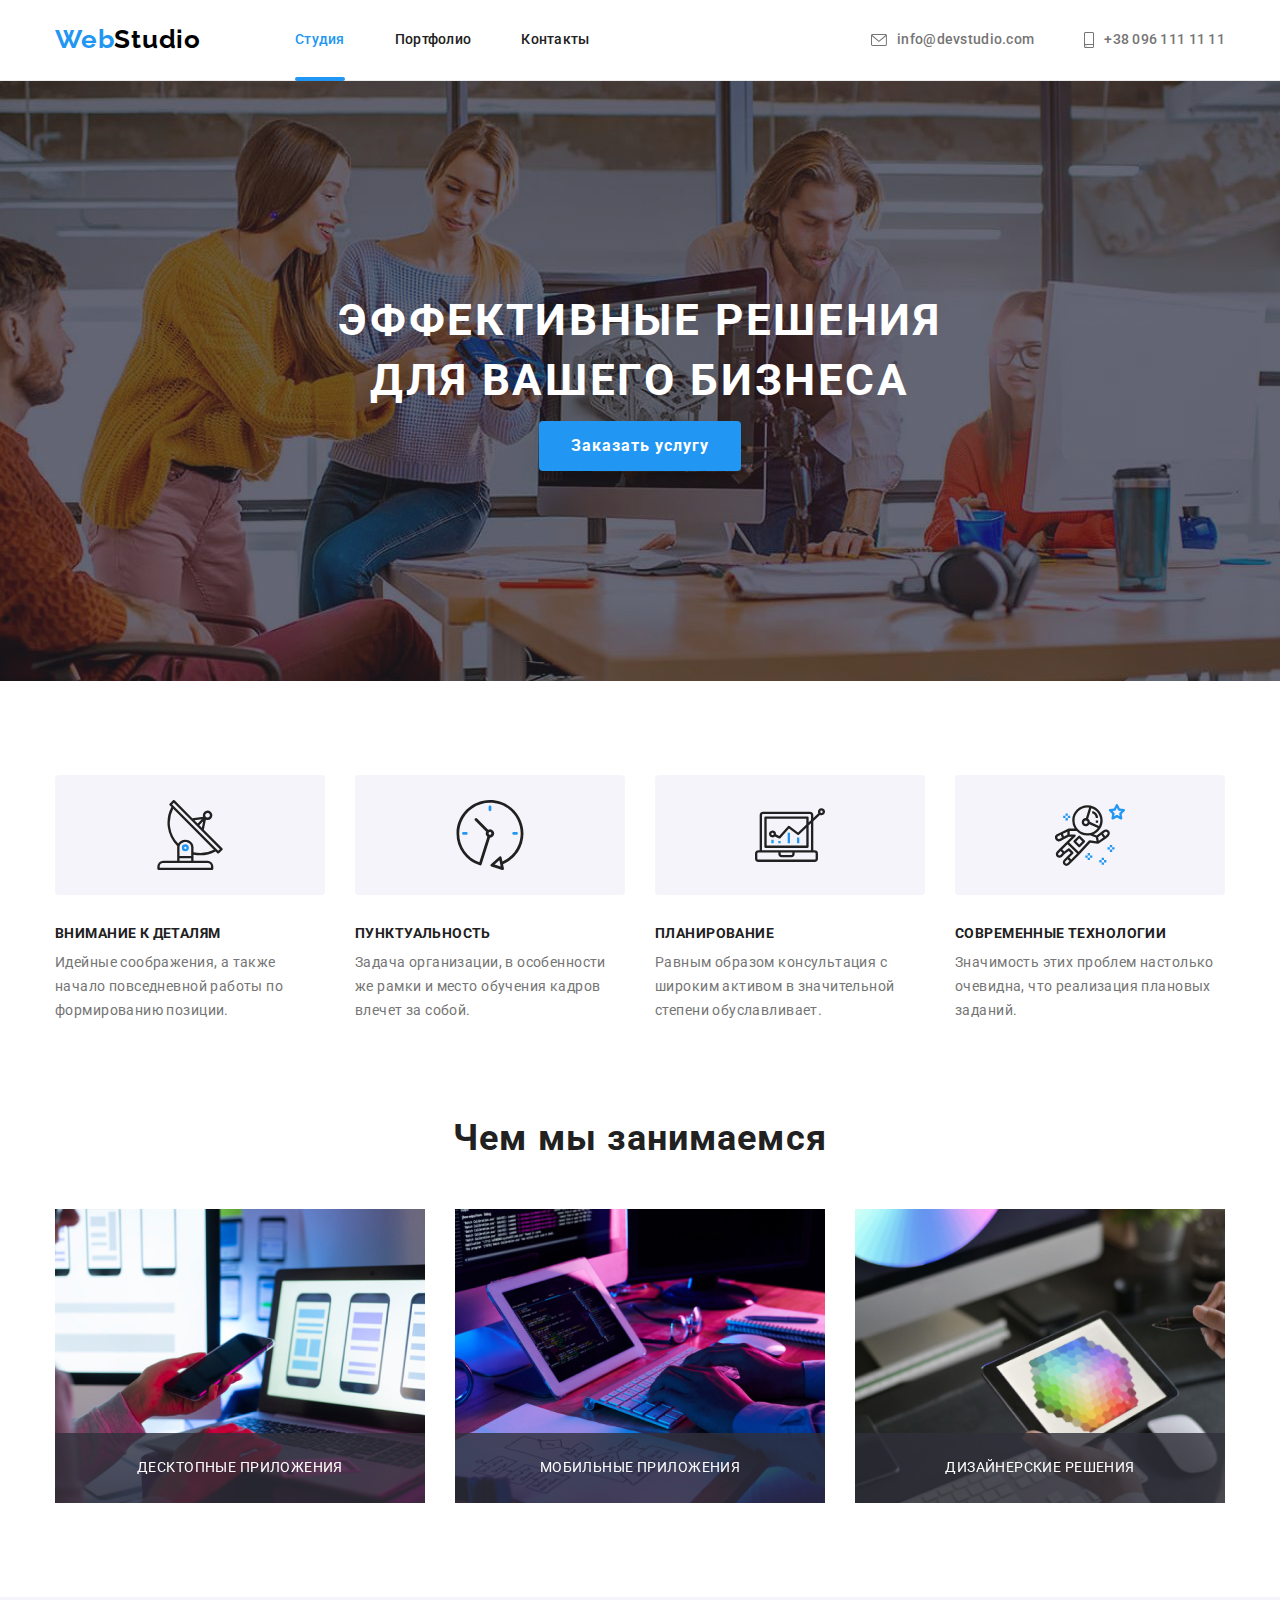
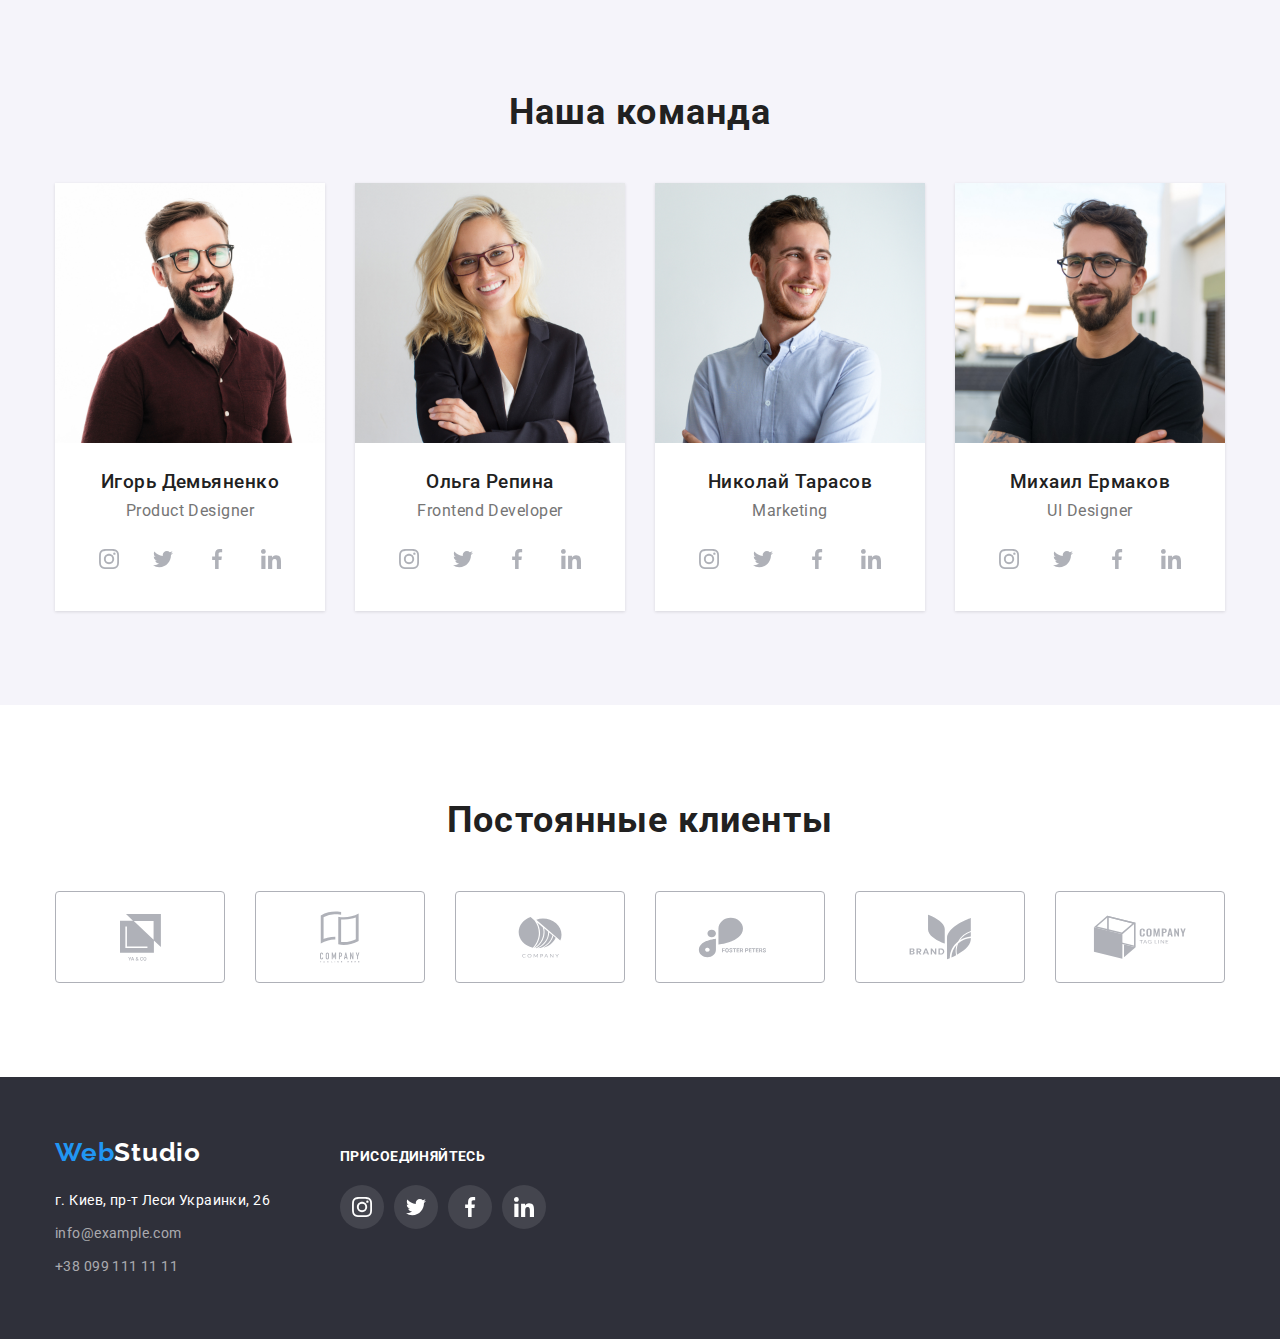
<file: index.html>
<!DOCTYPE html>
<html lang="ru">

<head>
    <meta charset="UTF-8">
    <meta http-equiv="X-UA-Compatible" content="IE=edge">
    <meta name="viewport" content="width=device-width, initial-scale=1.0">
    <title>goit-markup-hw-05</title>
    <link rel="preconnect" href="https://fonts.gstatic.com">
    <link
    href="https://fonts.googleapis.com/css2?family=Raleway:wght@700&family=Roboto:wght@400;500;700;900&display=swap"
    rel="stylesheet">
    <link rel="stylesheet" href="https://cdnjs.cloudflare.com/ajax/libs/modern-normalize/1.0.0/modern-normalize.min.css" />
    <link rel="stylesheet" href="./css/styles.css">
</head>

<body>
    <header class="header">
        <!--My comment-->
        <div class="container head">
            <a href="#" class="logo-link"> <span class="logo">Web</span><span class="logo-item">Studio</span></a>
            <nav class="nav">
                <ul class="nav-list">
                    <li>
                        <a class="nav-list-link current" href="./index.html">Студия</a>
                    </li>
                    <li>
                        <a class="nav-list-link" href="./portfolio.html">Портфолио</a>
                    </li>
                    <li>
                        <a class="nav-list-link" href="#contacts">Контакты</a>
                    </li>
                </ul>
            </nav>
            <ul class="contacts-list">
                <li class="contacts-list-item"> 
                <a class="contacts-list-link" href="mailto:info@devstudio.com ">
                    <svg class="contacts-icon" width="16px" height="12px">
                        <use href="./images/icons.svg#email">
                        </use>
                    </svg>info@devstudio.com</a>
                </li>
                <li class="contacts-list-item">
                <a class="contacts-list-link" href="tel:+380961111111"> 
                    <svg class="contacts-icon" width="10px" height="16px">
                        <use href="./images/icons.svg#phone">
                        </use>
                    </svg>+38 096 111 11 11</a>
                </li>
            </ul>
        </div>
    </header>
    <main>
        <!--Main content-->
        <section class=" section main">
            <div class="container hero">
                <!--Hero-->
                <!-- <div class="hero-title"> -->
        <h1 class="main-title">эффективные решения для вашего бизнеса</h1>
                <!-- </div> -->
                <div class="hero-button">
                    <button class="button-order" data-modal-open type="button">Заказать услугу</button>
                        <div class="backdrop is-hidden" data-modal>
                            <div class="modal">
                                <button class="close" data-modal-close>
                                    <svg class="close-icon" width="30" height="30">
                                        <use href="./images/icons.svg#close"></use>
                                    </svg>
                                </button>
                            </div>
                        </div>
                </div>
            </div>
        </section>

        <section class="section our-advantages">
            <!-- Наши преимущества-->
            <div class="container">
                <h2 class="visual-hiden">Наши преимущества</h2>
                <ul class="advantages">
                    <li class="advantegs-item">
                        <div class="advantages-icon">
                            <svg width="70" height="70"> 
                                <use href="./images/icons.svg#antenna"> 
                                </use>
                            </svg>
                        </div>
                        <div class="card-adv-content">
                            <h3 class="caption-title">внимание к деталям</h3>
                                <p class="card-adv-text">Идейные соображения, а также начало повседневной работы по формированию позиции.</p>
                        </div>
                    </li>
                    <li class="advantegs-item">
                        <div class="advantages-icon">
                            <svg width="70" height="70">
                                <use href="./images/icons.svg#clock"> 
                                </use>
                            </svg>
                        </div>                        
                        <div class="card-adv-content">
                            <h3 class="caption-title">пунктуальность</h3>
                                <p class="card-adv-text">Задача организации, в особенности же рамки и место обучения кадров влечет за собой.</p>
                        </div>
                    </li>
                    <li class="advantegs-item">
                        <div class="advantages-icon">
                            <svg width="70" height="70">
                                <use href="./images/icons.svg#diagram">
                                </use>
                            </svg>
                        </div>
                        <div class="card-adv-content">
                            <h3 class="caption-title">планирование</h3>
                                <p class="card-adv-text">Равным образом консультация с широким активом в значительной степени обуславливает.</p>
                        </div>
                    </li>
                    <li class="advantegs-item">
                        <div class="advantages-icon">
                            <svg width="70" height="70">
                                <use href="./images/icons.svg#astronaut">
                                </use>
                            </svg>
                        </div>
                        <div class="card-adv-content">
                            <h3 class="caption-title">современные технологии</h3>
                                <p class="card-adv-text">Значимость этих проблем настолько очевидна, что реализация плановых заданий.</p>
                        </div>
                    </li>
                </ul>
            </div>
        </section>

        <section class="section what-we-do">
            <div class="container ">
                <!--Чем мы занимаемся-->
                <h2 class="heading">Чем мы занимаемся</h2>
                <ul class="img-list">
                <li class="img-list-item"> <img src="./images/telefon.jpg" width="370" alt="разработка приложений на мобильный телефон">
                <div class="what-we-do-overlay">
                    <p class="what-we-do-overlay-text">Десктопные приложения</p>
                </div>
                </li>
                <li class="img-list-item"> <img src="./images/table.jpg" width="370" alt="компьтерный стол">
                <div class="what-we-do-overlay">
                    <p class="what-we-do-overlay-text">Мобильные приложения</p>
                </div>
                </li>
                <li class="img-list-item"> <img src="./images/planshet.jpg" width="370" alt="планшет">
                <div class="what-we-do-overlay">
                    <p class="what-we-do-overlay-text">Дизайнерские решения</p>
                </div>
                </li>
                </ul>
            </div>
        </section>

        <section class="section teams">
            <div class="container our-team">
                <!--Наша команда-->
                <div class="team">
                <h2 class="heading our-teams">Наша команда</h2>
                <ul class="team-list">
                    <li class="item">
                        <article class="card-team">
                        <div class="card-team-thumb">
                        <img src="images/demianenk.jpg" width="270" alt="Игорь Демьяненко">
                        </div>
                        <div class="card-team-content">
                        <h3 class="card-team-name">Игорь Демьяненко</h3>
                        <p class="card-team-text">Product Designer</p>
                        <ul class="social-icon-list">
                            <li class="social-icon-team">
                                <a class="social-icon-link" href="">
                                    <svg class="social-icon" width="20" height="20">
                                        <use href="./images/icons.svg#instagram"></use>
                                    </svg>
                                </a>
                            </li>
                            <li class="social-icon-team">
                                <a class="social-icon-link" href="">
                                    <svg class="social-icon" width="20" height="20">
                                        <use href="./images/icons.svg#twitter"></use>
                                    </svg>
                                </a>
                            </li>
                            <li class="social-icon-team">
                                <a class="social-icon-link" href="">
                                    <svg class="social-icon" width="20" height="20">
                                        <use href="./images/icons.svg#facebook"></use>
                                    </svg>
                                </a>
                            </li>
                            <li class="social-icon-team">
                                <a class="social-icon-link" href="">
                                    <svg class="social-icon" width="20" height="20">
                                        <use href="./images/icons.svg#linkedin"></use>
                                    </svg>
                                </a>
                            </li>
                        </ul>
                        </div>
                        </article>
                        
                    </li>
                    <li class="item">
                        <article class="card-team">
                        <div class="card-team-thumb">
                        <img src="images/repin.jpg" width="270" alt="Ольга Репина">
                        </div>
                        <div class="card-team-content">
                        <h3 class="card-team-name">Ольга Репина</h3>
                        <p class="card-team-text">Frontend Developer</p>
                        <ul class="social-icon-list">
                            <li class="social-icon-team">
                                <a class="social-icon-link" href="">
                                    <svg class="social-icon" width="20" height="20">
                                        <use href="./images/icons.svg#instagram"></use>
                                    </svg>
                                </a>
                            </li>
                            <li class="social-icon-team">
                                <a class="social-icon-link" href="">
                                    <svg class="social-icon" width="20" height="20">
                                        <use href="./images/icons.svg#twitter"></use>
                                    </svg>
                                </a>
                            </li>
                            <li class="social-icon-team">
                                <a class="social-icon-link" href="">
                                    <svg class="social-icon" width="20" height="20">
                                        <use href="./images/icons.svg#facebook"></use>
                                    </svg>
                                </a>
                            </li>
                            <li class="social-icon-team">
                                <a class="social-icon-link" href="">
                                    <svg class="social-icon" width="20" height="20">
                                        <use href="./images/icons.svg#linkedin"></use>
                                    </svg>
                                </a>
                            </li>
                        </ul>
                        </div>
                        </article>
                    </li>
                    <li class="item">
                        <article class="card-team">
                        <div class="card-team-thumb">
                        <img src="images/taraso.jpg" width="270" alt="Николай Тарасов">
                        </div>
                        <div class="card-team-content">
                        <h3 class="card-team-name">Николай Тарасов</h3>
                        <p class="card-team-text">Marketing</p>
                        <ul class="social-icon-list">
                            <li class="social-icon-team">
                                <a class="social-icon-link" href="">
                                    <svg class="social-icon" width="20" height="20">
                                        <use href="./images/icons.svg#instagram"></use>
                                    </svg>
                                </a>
                            </li>
                            <li class="social-icon-team">
                                <a class="social-icon-link" href="">
                                    <svg class="social-icon" width="20" height="20">
                                        <use href="./images/icons.svg#twitter"></use>
                                    </svg>
                                </a>
                            </li>
                            <li class="social-icon-team">
                                <a class="social-icon-link" href="">
                                    <svg class="social-icon" width="20" height="20">
                                        <use href="./images/icons.svg#facebook"></use>
                                    </svg>
                                </a>
                            </li>
                            <li class="social-icon-team">
                                <a class="social-icon-link" href="">
                                    <svg class="social-icon" width="20" height="20">
                                        <use href="./images/icons.svg#linkedin"></use>
                                    </svg>
                                </a>
                            </li>
                        </ul>
                        </div>
                        </article>
                    </li>
                    <li class="item">
                        <article class="card-team">
                        <div class="card-team-thumb">
                        <img src="images/ermak.jpg" width="270" alt="Михаил Ермаков">
                        </div>
                        <div class="card-team-content">
                        <h3 class="card-team-name">Михаил Ермаков</h3>
                        <p class="card-team-text">UI Designer</p>
                        <ul class="social-icon-list">
                            <li class="social-icon-team">
                                <a class="social-icon-link" href="">
                                    <svg class="social-icon" width="20" height="20">
                                        <use href="./images/icons.svg#instagram"></use>
                                    </svg>
                                </a>
                            </li>
                            <li class="social-icon-team">
                                <a class="social-icon-link" href="">
                                    <svg class="social-icon" width="20" height="20">
                                        <use href="./images/icons.svg#twitter"></use>
                                    </svg>
                                </a>
                            </li>
                            <li class="social-icon-team">
                                <a class="social-icon-link" href="">
                                    <svg class="social-icon" width="20" height="20">
                                        <use href="./images/icons.svg#facebook"></use>
                                    </svg>
                                </a>
                            </li>
                            <li class="social-icon-team">
                                <a class="social-icon-link" href="">
                                    <svg class="social-icon" width="20" height="20">
                                        <use href="./images/icons.svg#linkedin"></use>
                                    </svg>
                                </a>
                            </li>
                        </ul>
                        </div>
                        </article>
                    </li>
                </ul>
                </div>
            </div>
        </section>
        <section class="partners">
        <div class="container">
         <h2 class="heading">Постоянные клиенты</h2>   
        <ul class="partners-icon-list">
            <li class="partners-item">
                <a class="partners-icon-link" href="">
                    <svg class="partners-icon" width="41" height="47">
                        <use href="./images/icons.svg#yago"></use>
                    </svg>
                    </a>
                </li>
            <li class="partners-item">
                <div class="partners-icon-thumb">
                <a class="partners-icon-link" href="">
                    <svg class="partners-icon" width="40" height="52">
                        <use href="./images/icons.svg#companyteg"></use>
                    </svg>
                </a>
                </div>
            </li>
            <li class="partners-item">
                <div class="partners-icon-thumb">
                <a class="partners-icon-link" href="">
                    <svg class="partners-icon" width="44" height="42">
                        <use href="./images/icons.svg#company"></use>
                    </svg>
                </a>
                </div>
            </li>
            <li class="partners-item">
                <div class="partners-icon-thumb">
                <a class="partners-icon-link" href="">
                    <svg class="partners-icon" width="85" height="41">
                        <use href="./images/icons.svg#foster"></use>
                    </svg>
                </a>
                </div>
            </li>
            <li class="partners-item">
                <div class="partners-icon-thumb">
                <a class="partners-icon-link" href="">
                    <svg class="partners-icon" width="63" height="46">
                        <use href="./images/icons.svg#brand"></use>
                    </svg>
                </a>
                </div>
            </li>
            <li class="partners-item">
                <div class="partners-icon-thumb">
                <a class="partners-icon-link" href="">
                    <svg class="partners-icon" width="94" height="44">
                        <use href="./images/icons.svg#teghere"></use>
                    </svg>
                </a>
                </div>
            </li>
        </ul>
        </div>
        </section>

    </main>
    <footer class="footer">
        <div class="container foot">
            <!--copyrite-->
            <div class="foot-id">
                <a href="#" class="logo-link-foot"> <span class="logo">Web</span><span class="logo-item-foot">Studio</span></a>
            <address id="contacts">
                <ul class="contacts-list-foot">
                    <li>
                        <p class="text">г. Киев, пр-т Леси Украинки, 26</p>
                    </li>
                    <li><a class="link mail" href="mailto:info@example.com">info@example.com</a> </li>
                    <li><a class="link tel" href="tel:+380991111111">+38 099 111 11 11</a> </li>
                </ul>
            </address>
            </div>
            <div class="connect">
                <h2 class="connect-title">присоединяйтесь</h2>
                <ul class="social-connect-list">
                    <li class="social-connect-item">
                        <a class="social-connect-link" href="">
                            <svg class="social-connect-icon" width="20" height="20">
                                <use href="./images/icons.svg#instagram"></use>
                            </svg>
                        </a>
                    </li>
                    <li class="social-connect-item">
                        <a class="social-connect-link" href="">
                            <svg class="social-connect-icon" width="20" height="20">
                                <use href="./images/icons.svg#twitter"></use>
                            </svg>
                        </a>
                    </li>
                    <li class="social-connect-item">
                        <a class="social-connect-link" href="">
                            <svg class="social-connect-icon" width="20" height="20">
                                <use href="./images/icons.svg#facebook"></use>
                            </svg>
                        </a>
                    </li>
                    <li class="social-connect-item">
                        <a class="social-connect-link" href="">
                            <svg class="social-connect-icon" width="20" height="20">
                                <use href="./images/icons.svg#linkedin"></use>
                            </svg>
                        </a>
                    </li>
                </ul>
            </div>
        </div>
        
    </footer>
<!-- Скрипт на модалку -->
    <script src="./js/modal.js"></script>
</body>
</html>
</file>
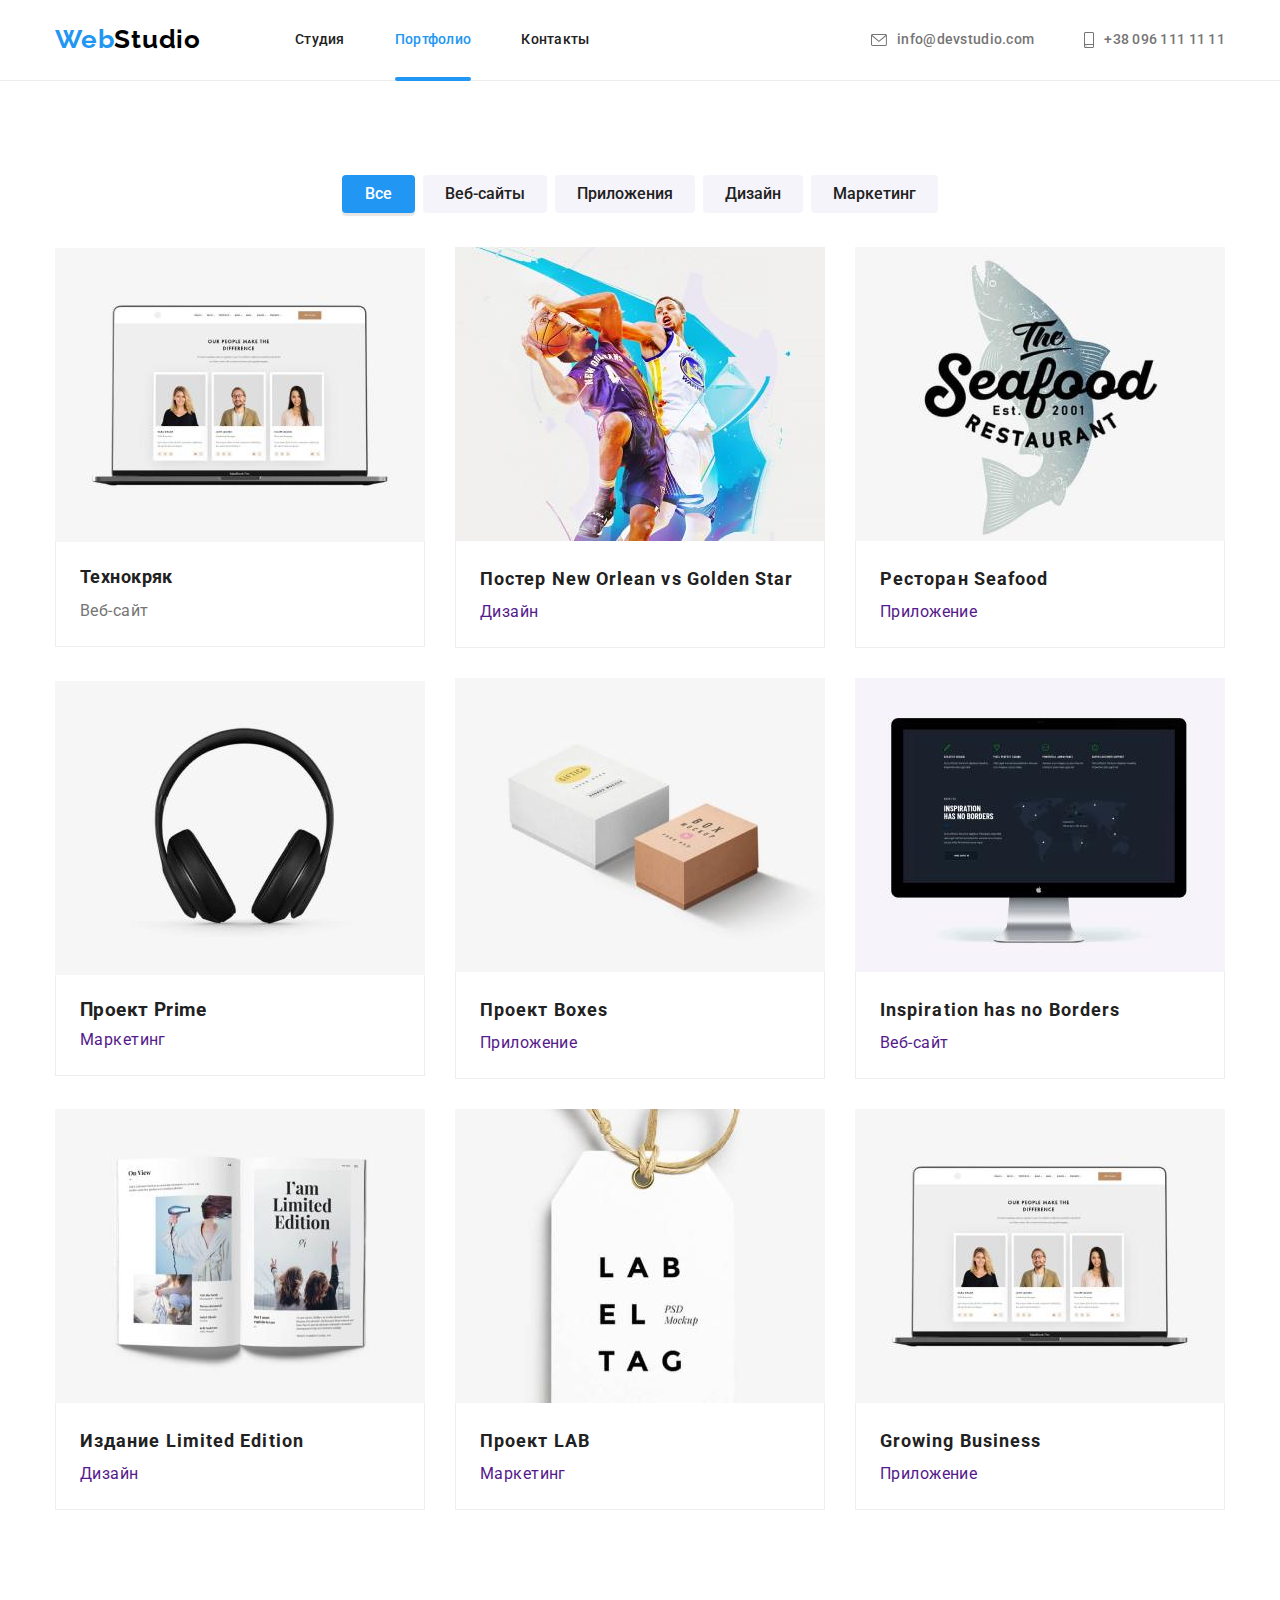
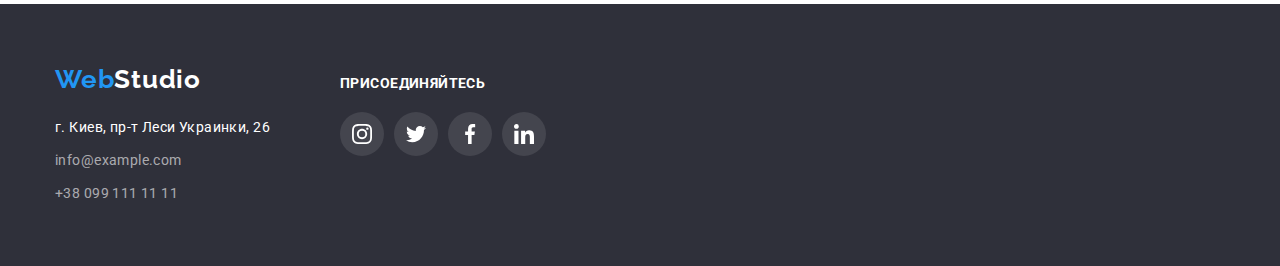
<file: portfolio.html>
<!DOCTYPE html>
<html lang="ru">

<head>
    <meta charset="UTF-8">
    <meta http-equiv="X-UA-Compatible" content="IE=edge">
    <meta name="viewport" content="width=device-width, initial-scale=1.0">
    <title>goit-markup-hw-05</title>
    <link rel="preconnect" href="https://fonts.gstatic.com">
    <link
        href="https://fonts.googleapis.com/css2?family=Raleway:wght@700&family=Roboto:wght@400;500;700;900&display=swap"
        rel="stylesheet">
    <link rel="stylesheet" href="https://cdnjs.cloudflare.com/ajax/libs/modern-normalize/1.0.0/modern-normalize.min.css" />
    <link rel="stylesheet" href="./css/styles.css">
</head>

<body>
    <header class="header">
        <!--My comment-->
        <div class="container head">
            <a href="#" class="logo-link"> <span class="logo">Web</span><span class="logo-item">Studio</span></a>
            <nav class="nav">
                <ul class="nav-list">
                    <li>
                        <a class="nav-list-link" href="./index.html">Студия</a>
                    </li>
                    <li>
                        <a class="nav-list-link current" href="./portfolio.html">Портфолио</a>
                    </li>
                    <li>
                        <a class="nav-list-link" href="#contacts">Контакты</a>
                    </li>
                </ul>
            </nav>
            <ul class="contacts-list">
                <li class="contacts-list-item">
                    <a class="contacts-list-link" href="mailto:info@devstudio.com ">
                        <svg class="contacts-icon" width="16px" height="12px">
                            <use href="./images/icons.svg#email">
                            </use>
                        </svg>info@devstudio.com</a>
                </li>
                <li class="contacts-list-item">
                    <a class="contacts-list-link" href="tel:+380961111111">
                        <svg class="contacts-icon" width="10px" height="16px">
                            <use href="./images/icons.svg#phone">
                            </use>
                        </svg>+38 096 111 11 11</a>
                </li>
            </ul>
        </div>
    </header>
    <main>
        <!--PORTFOLIO-->
        <section class="section">
            <div class="container our-products">
                <h1 class="title-portfolio visual-hiden">Наши продукты</h1>
                <ul class="button-list">
                    <li class="products-button">
                        <button class="button sellect-but" type="button">Все</button>
                    </li>
                    <li class="products-button">
                        <button class="button" type="button">Веб-сайты</button>
                    </li>
                    <li class="products-button">
                        <button class="button" type="button">Приложения</button>
                    </li>
                    <li class="products-button">
                        <button class="button" type="button">Дизайн</button>
                    </li>
                    <li class="products-button">
                        <button class="button" type="button">Маркетинг</button>
                    </li>
                </ul>
                <ul class="products-list">
                    <li class="products-list-item" tabindex="0">
                    <a href="" class="products-card">
                        <div class="products-thumb">
                            <img class="products-img" src="./images/technokriak.jpg" alt="" width="370">
                                <div class="products-overlay">
                                     <p class="products-text">Технокряк это современная площадка распространения коронавируса. Компании используют эту платформу для цифрового
                            шпионажа и атак на защищённые сервера конкурентов.</p>
                                </div>
                        </div>
                        <div class="card-content">
                        <h3 class="card-title">Технокряк</h3>
                        <p class="card-text">Веб-сайт</p>
                        </div>
                        
                    </a>
                    </li>

                    <li class="products-list-item" tabindex="0">
                        <a href="" class="products-card">
                        <div class="products-thumb">
                        <img src="./images/poster-new-orlean.jpg" alt="" width="370">
                        <div class="products-overlay">
                                     <p class="products-text">Технокряк это современная площадка распространения коронавируса. Компании используют эту платформу для цифрового
                            шпионажа и атак на защищённые сервера конкурентов.</p>
                                </div>
                        </div>
                        <div class="card-content">
                        <h3 class="title"> Постер New Orlean vs Golden Star </h3>
                        <p>Дизайн</p>
                        </div>
                        </a>
                    </li>

                    <li class="products-list-item" tabindex="0">
                        <a href="" class="products-card">
                        <div class="products-thumb">
                        <img src="./images/restoran-seafood.jpg" alt="" width="370">
                        <div class="products-overlay">
                                     <p class="products-text">Технокряк это современная площадка распространения коронавируса. Компании используют эту платформу для цифрового
                            шпионажа и атак на защищённые сервера конкурентов.</p>
                                </div>
                        </div>
                        <div class="card-content">
                        <h3 class="title">Ресторан Seafood</h3>
                        <p>Приложение</p>
                        </div>
                        </a>
                    </li>

                    <li class="products-list-item" tabindex="0">
                        <a href="" class="products-card">
                        <div class="products-thumb">
                        <img src="./images/proekt-prime.jpg" alt="" width="370">
                        <div class="products-overlay">
                                     <p class="products-text">Технокряк это современная площадка распространения коронавируса. Компании используют эту платформу для цифрового
                            шпионажа и атак на защищённые сервера конкурентов.</p>
                                </div>
                        </div>
                        <div class="card-content">
                        <h3>Проект Prime</h3>
                        <p>Маркетинг</p>
                        </div>
                        </a>
                    </li>

                    <li class="products-list-item" tabindex="0">
                        <a href="" class="products-card">
                        <div class="products-thumb">
                        <img src="./images/projekt-boxes.jpg" alt="" width="370">
                        <div class="products-overlay">
                                     <p class="products-text">Технокряк это современная площадка распространения коронавируса. Компании используют эту платформу для цифрового
                            шпионажа и атак на защищённые сервера конкурентов.</p>
                                </div>
                        </div>
                        <div class="card-content">
                        <h3 class="title">Проект Boxes</h3>
                        <p>Приложение</p>
                        </div>
                        </a>
                    </li>

                    <li class="products-list-item" tabindex="0">
                        <a href="" class="products-card">
                        <div class="products-thumb">
                        <img src="./images/inspiration-has-no-borders.jpg" alt="" width="370">
                        <div class="products-overlay">
                                     <p class="products-text">Технокряк это современная площадка распространения коронавируса. Компании используют эту платформу для цифрового
                            шпионажа и атак на защищённые сервера конкурентов.</p>
                                </div>
                        </div>
                        <div class="card-content">
                        <h3 class="title">Inspiration has no Borders</h3>
                        <p>Веб-сайт</p>
                        </div>
                        </a>
                    </li>

                    <li class="products-list-item" tabindex="0">
                        <a href="" class="products-card">
                        <div class="products-thumb">
                        <img src="./images/limited-edition.jpg" alt="" width="370">
                        <div class="products-overlay">
                                     <p class="products-text">Технокряк это современная площадка распространения коронавируса. Компании используют эту платформу для цифрового
                            шпионажа и атак на защищённые сервера конкурентов.</p>
                                </div>
                        </div>
                        <div class="card-content">
                        <h3 class="title">Издание Limited Edition</h3>
                        <p>Дизайн</p>
                        </div>
                        </a>
                    </li>

                    <li class="products-list-item" tabindex="0">
                        <a href="" class="products-card">
                        <div class="products-thumb">
                        <img src="./images/project-lab-el-tag.jpg" alt="" width="370">
                        <div class="products-overlay">
                                     <p class="products-text">Технокряк это современная площадка распространения коронавируса. Компании используют эту платформу для цифрового
                            шпионажа и атак на защищённые сервера конкурентов.</p>
                                </div>
                        </div>
                        <div class="card-content">
                        <h3 class="title">Проект LAB</h3>
                        <p>Маркетинг</p>
                        </div>
                        </a>
                    </li>
                    
                    <li class="products-list-item" tabindex="0">
                        <a href="" class="products-card">
                        <div class="products-thumb">
                        <img src="./images/technokriak.jpg" alt="" width="370">
                        <div class="products-overlay">
                                     <p class="products-text">Технокряк это современная площадка распространения коронавируса. Компании используют эту платформу для цифрового
                            шпионажа и атак на защищённые сервера конкурентов.</p>
                                </div>
                        </div>
                        <div class="card-content">
                        <h3 class="title">Growing Business</h3>
                        <p>Приложение</p>
                        </div>
                        </a>
                    </li>
                </ul>
            </div>
        </section>

    </main>
    <footer class="footer">
        <div class="container foot">
            <!--copyrite-->
            <div class="foot-id">
                <a href="#" class="logo-link-foot"> <span class="logo">Web</span><span
                        class="logo-item-foot">Studio</span></a>
                <address id="contacts">
                    <ul class="contacts-list-foot">
                        <li>
                            <p class="text">г. Киев, пр-т Леси Украинки, 26</p>
                        </li>
                        <li><a class="link mail" href="mailto:info@example.com">info@example.com</a> </li>
                        <li><a class="link tel" href="tel:+380991111111">+38 099 111 11 11</a> </li>
                    </ul>
                </address>
            </div>
            <div class="connect">
                <h2 class="connect-title">присоединяйтесь</h2>
                <ul class="social-connect-list">
                    <li class="social-connect-item">
                        <a class="social-connect-link" href="">
                            <svg class="social-connect-icon" width="20" height="20">
                                <use href="./images/icons.svg#instagram"></use>
                            </svg>
                        </a>
                    </li>
                    <li class="social-connect-item">
                        <a class="social-connect-link" href="">
                            <svg class="social-connect-icon" width="20" height="20">
                                <use href="./images/icons.svg#twitter"></use>
                            </svg>
                        </a>
                    </li>
                    <li class="social-connect-item">
                        <a class="social-connect-link" href="">
                            <svg class="social-connect-icon" width="20" height="20">
                                <use href="./images/icons.svg#facebook"></use>
                            </svg>
                        </a>
                    </li>
                    <li class="social-connect-item">
                        <a class="social-connect-link" href="">
                            <svg class="social-connect-icon" width="20" height="20">
                                <use href="./images/icons.svg#linkedin"></use>
                            </svg>
                        </a>
                    </li>
                </ul>
            </div>
        </div>
    
    </footer>
</body>
</html>
</file>
<file: css/styles.css>
:root {
  --active-color: #2196f3;
  --white-color: #ffffff;
  --text-color: #757575;
  --main-font: "Roboto", sans-serif;
  --accent-font: "Raleway", sans-serif;
  --title-color: #212121;
  --button-background: #f5f4fa;
  --button-background-active: #2196f3;
  --back-dark: #2f303a;
  --foot-contact-text: rgba(255, 255, 255, 0.6);
  --back-color-order: #188ce8;
  --card-set-gap: 30px;
  --card-content-bc: #eeeeee;
  --icon-color: #afb1b8;
  --icon-connect: rgba(255, 255, 255, 0.1);
}
* {
  margin: 0;
  padding: 0;
}
/* BODY STYLE */
body {
  background-color: var(--white-color);
  font-family: var(--main-font);
  color: var(--text-color);
  font-size: 14px;
  line-height: 1.71em;
  letter-spacing: 0.03em;
}
.container {
  width: 1200px;
  padding-left: 15px;
  padding-right: 15px;
  margin-left: auto;
  margin-right: auto;
}
.section {
  padding: 94px 0;
  margin-left: auto;
  margin-right: auto;
}
ul {
  list-style: none;
}
a {
  text-decoration: none;
}
a:active {
  color: var(--active-color);
}
h1,
h2,
h3,
h4,
h5,
h6 {
  color: var(--title-color);
  margin: 0;
}

p {
  margin: 0;
}

img {
  display: block;
  max-width: 100%;
  height: auto;
}

/* HEDER STYLES */
.head {
  display: flex;
  align-items: center;
  margin-bottom: 0;
}
.header {
  border-bottom: 1px solid #ececec;
}
.nav-list {
  display: flex;
  flex-direction: row;
}
.nav-list > li:not(:last-child) {
  margin-right: 50px;
}
.logo {
  color: var(--active-color);
}
.logo-item {
  color: #000000;
}
.logo-link {
  font-family: var(--accent-font);
  font-weight: 700;
  font-size: 26px;
  line-height: 1.19em;
  letter-spacing: 0.03em;
  margin-right: 94px;
  padding-top: 24px;
  padding-bottom: 25px;
}
.nav a:hover,
.nav a:focus,
.nav .current {
  color: var(--active-color);
}

.nav-list-link {
  font-weight: 500;
  font-size: 14px;
  line-height: 1.14em;
  letter-spacing: 0.02em;
  color: var(--title-color);
  display: flex;
  flex-direction: row;
  align-items: center;
  text-decoration: none;
  padding-top: 32px;
  padding-bottom: 32px;
  transition: color 250ms cubic-bezier(0.4, 0, 0.2, 1);
}

.current {
  position: relative;
}
.current::after {
  position: absolute;
  content: " ";
  left: 0;
  bottom: -1px;
  display: block;
  width: 100%;
  height: 4px;
  border-radius: 2px;
  background-color: var(--button-background-active);
}

.contacts-list {
  line-height: 1.14em;
  display: inline-flex;
  margin-left: auto;
}
.contacts-list-link {
  text-decoration: none;
  display: flex;
  flex-direction: row;
  font-style: normal;
  font-weight: 500;
  letter-spacing: 0.02em;
  color: inherit;
  padding-top: 32px;
  padding-bottom: 32px;
  align-items: center;
  transition: color 250ms cubic-bezier(0.4, 0, 0.2, 1);
}
.contacts-list-link:hover,
.contacts-list-link:focus {
  color: var(--active-color);
}
.contacts-list > li:not(:last-child) {
  margin-right: 50px;
}
.contacts-icon {
  fill: currentColor;
  margin-right: 10px;
}

/* HERO SECTION  */
.main {
  height: 600px;
  max-width: 1600px;
  display: flex;
  background-image: linear-gradient(
      rgba(47, 48, 58, 0.4),
      rgba(47, 48, 58, 0.4)
    ),
    url(../images/hero-bc.jpg);
  background-size: cover;
  background-position: center;
  margin-left: auto;
  margin-right: auto;
  padding-top: 200;
  padding-bottom: 200;
}
.hero {
  display: flex;
  align-items: center;
  justify-content: center;
  flex-direction: column;
  flex-wrap: wrap;
  padding-top: 200;
  padding-bottom: 200;
}
.main-title {
  color: var(--white-color);
  font-size: 44px;
  line-height: 1.36em;
  letter-spacing: 0.06em;
  text-align: center;
  justify-content: center;
  width: 696px;
  margin-left: auto;
  margin-right: auto;
}
.hero-title {
  display: flex;
  text-align: center;
  justify-content: center;
  align-items: center;
}
.hero .main-title,
.advantages .caption-title,
.connect-title {
  text-transform: uppercase;
}
.visual-hiden {
  visibility: hidden;
  position: absolute;
  clip: rect(0 0 0 0);
  width: 1px;
  height: 1px;
  margin: -1px;
}
.button-order {
  display: inline-block;
  font-weight: 700;
  font-size: 16px;
  line-height: 1.88em;
  color: var(--white-color);
  background-color: var(--button-background-active);
  letter-spacing: 0.06em;
  padding: 10px 32px;
  cursor: pointer;
  border: none;
  box-shadow: 0px 4px 4px rgba(0, 0, 0, 0.15);
  border-radius: 4px;
  transition: color 250ms cubic-bezier(0.4, 0, 0.2, 1);
}
.hero-button {
  display: flex;
  justify-content: center;
  margin-top: 10px;
}
.button.order:hover,
.button.order:focus {
  background-color: var(--back-color-order);
  cursor: pointer;
}
.backdrop {
  position: fixed;
  top: 0;
  left: 0;
  width: 100%;
  height: 100%;
  background-color: rgba(0, 0, 0, 0.2);
  transition: opacity 250ms cubic-bezier(0.4, 0, 0.2, 1);
  opacity: 1;
}

.backdrop.is-hidden {
  opacity: 0;
  pointer-events: none;
  transition: transform 250ms cubic-bezier(0.4, 0, 0.2, 1);
}
.close {
  position: absolute;
  width: 30px;
  height: 30px;
  cursor: pointer;
  border: none;
}
.close-icon {
  fill: #000000;
  background-color: #fff;
}
.modal {
  position: absolute;
  top: 50%;
  left: 50%;
  transform: translate(-50%, -50%);
  height: 581px;
  width: 528px;
  display: flex;
  justify-content: flex-end;
  padding: 8px;
  background-color: #fff;
  box-shadow: 0px 1px 3px rgba(0, 0, 0, 0.12), 0px 1px 1px rgba(0, 0, 0, 0.14),
    0px 2px 1px rgba(0, 0, 0, 0.2);
  border-radius: 4px;
  transition: opacity 250ms cubic-bezier(0.4, 0, 0.2, 1);
}
/* SECTION ADVANTAGES */

.caption-title {
  font-weight: 700;
  font-size: 14px;
  line-height: 1.17em;
  letter-spacing: 0.03em;
  color: var(--title-color);
}
.caption-title pre::first-letter {
  text-transform: uppercase;
}
.advantages {
  padding: 0;
  margin: 0;
  list-style: none;
  display: flex;
  flex-wrap: wrap;
  margin-left: -30px;
}
.advantages > .advantegs-item {
  flex-basis: calc(100% / 4 - 30px);
  margin-left: 30px;
}
.card-adv-text {
  margin-top: 10px;
}
.card-adv-content {
  margin-top: 30px;
}
.advantages-icon {
  display: flex;
  width: 270px;
  height: 120px;
  border-radius: 4px;
  justify-content: center;
  align-items: center;
  background-color: var(--button-background);
  fill: currentColor;
}
.our-advantages {
  padding-top: 94px;
}
/* WHAT WE DO */

.heading {
  font-weight: 700;
  font-size: 36px;
  line-height: 1.17em;
  letter-spacing: 0.03em;
  color: var(--title-color);
  text-align: center;
}
.img-list {
  display: flex;
  flex-direction: row;
  margin-top: 50px;
}
.img-list > li:not(:last-child) {
  margin-right: 30px;
}
.what-we-do {
  padding-bottom: 94px;
  padding-top: 0;
}
.img-list-item {
  position: relative;
}
.what-we-do-overlay {
  position: absolute;
  display: flex;
  justify-content: center;
  align-items: center;
  bottom: 0%;
  left: 0%;
  width: 100%;
  height: 70px;
  background-color: rgba(47, 48, 58, 0.8);
}
.what-we-do-overlay-text {
  margin: 0;
  display: flex;
  text-align: center;
  text-transform: uppercase;
  color: var(--white-color);
}
/* OUR TEAM */
.teams {
  background-color: var(--button-background);
}
.item {
  background-color: var(--white-color);
  box-shadow: 0px 2px 1px 0px rgba(0, 0, 0, 0.2);
  box-shadow: 0px 1px 1px 0px rgba(0, 0, 0, 0.14);
  box-shadow: 0px 1px 3px 0px rgba(0, 0, 0, 0.12);
}
.team-list {
  padding: 0;
  margin: 0;
  list-style: none;
  display: flex;
  flex-wrap: wrap;
  margin-left: -30px;
  margin-top: -30px;
}
.our-teams {
  margin-bottom: 50px;
}
.card-team-thumb {
  display: block;
  max-width: 100%;
}
.team-list > .item {
  font-size: 16px;
  line-height: 1.17em;
  letter-spacing: 0.03em;
  text-align: center;
  margin-left: 30px;
  margin-top: 30px;
  width: auto;
  border: none;
}
.card-team-content {
  padding: 30px 32px;
}
.card-team-text {
  margin-top: 10px;
}
.card-team-name {
  font-weight: 500;
}
.our-team .heading {
  text-align: center;
}
.social-icon-list {
  display: flex;
  text-align: center;
  justify-content: center;
  margin-top: 16px;
}
.social-icon-link {
  display: flex;
  width: 44px;
  height: 44px;
  border: none;
  border-radius: 50%;
  justify-content: center;
  align-items: center;
  fill: var(--icon-color);
  transition: fill 250ms cubic-bezier(0.4, 0, 0.2, 1),
    background-color 250ms cubic-bezier(0.4, 0, 0.2, 1);
}
.social-icon-team:not(:last-child) {
  margin-right: 10px;
}
.social-icon-link:hover,
.social-icon-link:focus {
  background-color: var(--active-color);
  fill: var(--white-color);
}

/* PARTNERS */
.partners {
  margin: 94px auto;
}
.partners-icon-list {
  display: flex;
  flex-direction: row;
  margin-top: 50px;
}
.partners-icon-list > li:not(:last-child) {
  margin-right: 30px;
}
.partners-icon-link {
  display: flex;
  align-items: center;
  justify-content: center;
  width: 170px;
  height: 92px;
  border: 1px solid var(--icon-color);
  border-radius: 4px;
  cursor: pointer;
  transition: border 250ms cubic-bezier(0.4, 0, 0.2, 1);
}
.partners-icon {
  display: inline-block;
  align-items: center;
  justify-content: center;

  fill: var(--icon-color);
  color: currentColor;
  transition: fill 250ms cubic-bezier(0.4, 0, 0.2, 1);
}
.partners-icon-link:hover,
.partners-icon-link:focus {
  border-color: var(--button-background-active);
}
.partners-icon-link:focus .partners-icon,
.partners-icon-link:hover .partners-icon {
  fill: var(--active-color);
}
/* PORTFOLIO */

.title {
  font-weight: 700;
  font-size: 18px;
  line-height: 2em;
  letter-spacing: 0.06em;
}
.products-list {
  font-size: 16px;
  line-height: 1.88em;
  display: flex;
  flex-wrap: wrap;
  justify-content: center;
  align-items: center;
  padding: 0;
  margin: 0;
  margin-top: calc(-1 * var(--card-set-gap));
  margin-left: calc(-1 * var(--card-set-gap));
}
.products-list > .products-list-item {
  flex-basis: calc(100% / 3 - 30px);
  margin-left: var(--card-set-gap);
  margin-top: var(--card-set-gap);
}
.card-title {
  font-size: 18px;
}
.card-text {
  font-family: var(--main-font);
  color: var(--text-color);
  font-size: 16px;
  line-height: 1.88;
  margin-top: 4px;
}
.card-content {
  padding: 20px 24px;
  border-right: 1px solid var(--card-content-bc);
  border-bottom: 1px solid var(--card-content-bc);
  border-left: 1px solid var(--card-content-bc);
}
.products-list-item {
  box-shadow: none;
  border: none;
  transition: border 250ms cubic-bezier(0.4, 0, 0.2, 1),
    box-shadow 250ms cubic-bezier(0.4, 0, 0.2, 1);
}

.products-list-item:hover,
.products-list-item:focus {
  background-color: #ffffff;
  border: 1px solid #eeeeee;
  box-shadow: 0px 1px 1px rgba(0, 0, 0, 0.12), 0px 4px 4px rgba(0, 0, 0, 0.06),
    1px 4px 6px rgba(0, 0, 0, 0.16);
}

.products-thumb {
  position: relative;
  overflow: hidden;
}
.products-overlay {
  position: absolute;
  content: "";
  display: block;
  top: 0;
  left: 0;
  width: 100%;
  height: 100%;
  background: rgba(33, 150, 243, 0.9);
  opacity: 0;
  transform: translateY(100%);
  transition: transform 250ms cubic-bezier(0.4, 0, 0.2, 1),
    opacity 250ms cubic-bezier(0.4, 0, 0.2, 1);
}
.products-text {
  font-size: 18px;
  line-height: 1.56;
  letter-spacing: 0.03em;
  color: var(--white-color);
  padding: 63px 24px;
}
.products-list-item:hover .products-overlay,
.products-list-item:focus .products-overlay {
  transform: translateY(0);
  opacity: 1;
}

/* PORTFOLIO BUTTON */
.button-list {
  display: flex;
  flex-direction: row;
  margin-bottom: 34px;
  justify-content: center;
}
.button {
  font-family: inherit;
  font-weight: 500;
  font-size: 16px;
  line-height: 1.63;
  color: var(--title-color);
  background-color: var(--button-background);
  min-width: 73px;
  border: 0px;
  padding: 6px 22px;
  border-radius: 4px;
  cursor: pointer;
  transition: color 250ms cubic-bezier(0.4, 0, 0.2, 1),
    background-color 250ms cubic-bezier(0.4, 0, 0.2, 1),
    box-shadow 250ms cubic-bezier(0.4, 0, 0.2, 1);
}
.products-button:not(:last-child) {
  margin-right: 8px;
}
.sellect-but {
  background-color: var(--button-background-active);
  color: var(--white-color);
  box-shadow: 0px 2px 2px 0px rgba(0, 0, 0, 0.12);
  box-shadow: 0px 1px 2px 0px rgba(0, 0, 0, 0.08);
  box-shadow: 0px 3px 1px 0px rgba(0, 0, 0, 0.1);
}
.button:hover,
.button:focus {
  background-color: var(--button-background-active);
  color: var(--white-color);
  box-shadow: 0px 2px 2px 0px rgba(0, 0, 0, 0.12);
  box-shadow: 0px 1px 2px 0px rgba(0, 0, 0, 0.08);
  box-shadow: 0px 3px 1px 0px rgba(0, 0, 0, 0.1);
}
/* FOOTER */
.footer {
  background-color: var(--back-dark);
  padding: 60px 15px;
  margin-right: auto;
  margin-left: auto;
  display: flex;
}
.foot {
  color: var(--white-color);
  display: flex;
  flex-direction: row;
  align-items: baseline;
}
.logo-link-foot {
  font-family: var(--accent-font);
  font-weight: 700;
  font-size: 26px;
  line-height: 1.19em;
  letter-spacing: 0.03em;
  padding: 0;
  margin-top: 60px;
  margin: 0;
}
.contacts-list-foot > li {
  font-style: normal;
}
.contacts-list-foot {
  margin-top: 20px;
}
.contacts-list-foot .link {
  display: inline-block;
  color: var(--foot-contact-text);
  margin-top: 9px;
  transition: color 250ms cubic-bezier(0.4, 0, 0.2, 1);
}
.contacts-list-foot a:hover,
.contacts-list-foot a:focus {
  color: var(--active-color);
}
.logo-item-foot {
  color: var(--white-color);
}
/* CONNECT */
.connect-title {
  font-weight: 700;
  font-size: 14px;
  line-height: 1.14em;
  letter-spacing: 0.03em;
  color: var(--white-color);
  text-align: center;
}
.connect {
  display: flex;
  align-items: flex-start;
  justify-content: flex-start;
  flex-direction: column;
  margin-left: 70px;
  /* margin-top: 12px; */
}

.social-connect-list {
  display: flex;
  text-align: center;
  justify-content: center;
  margin-top: 20px;
}
.social-connect-link {
  display: flex;
  width: 44px;
  height: 44px;
  border: none;
  border-radius: 50%;
  justify-content: center;
  align-items: center;
  background-color: var(--icon-connect);
  fill: var(--white-color);
  transition: background-color 250ms cubic-bezier(0.4, 0, 0.2, 1);
}
.social-connect-item:not(:last-child) {
  margin-right: 10px;
}
.social-connect-link:hover,
.social-connect-link:focus {
  background-color: var(--active-color);
}
</file>
